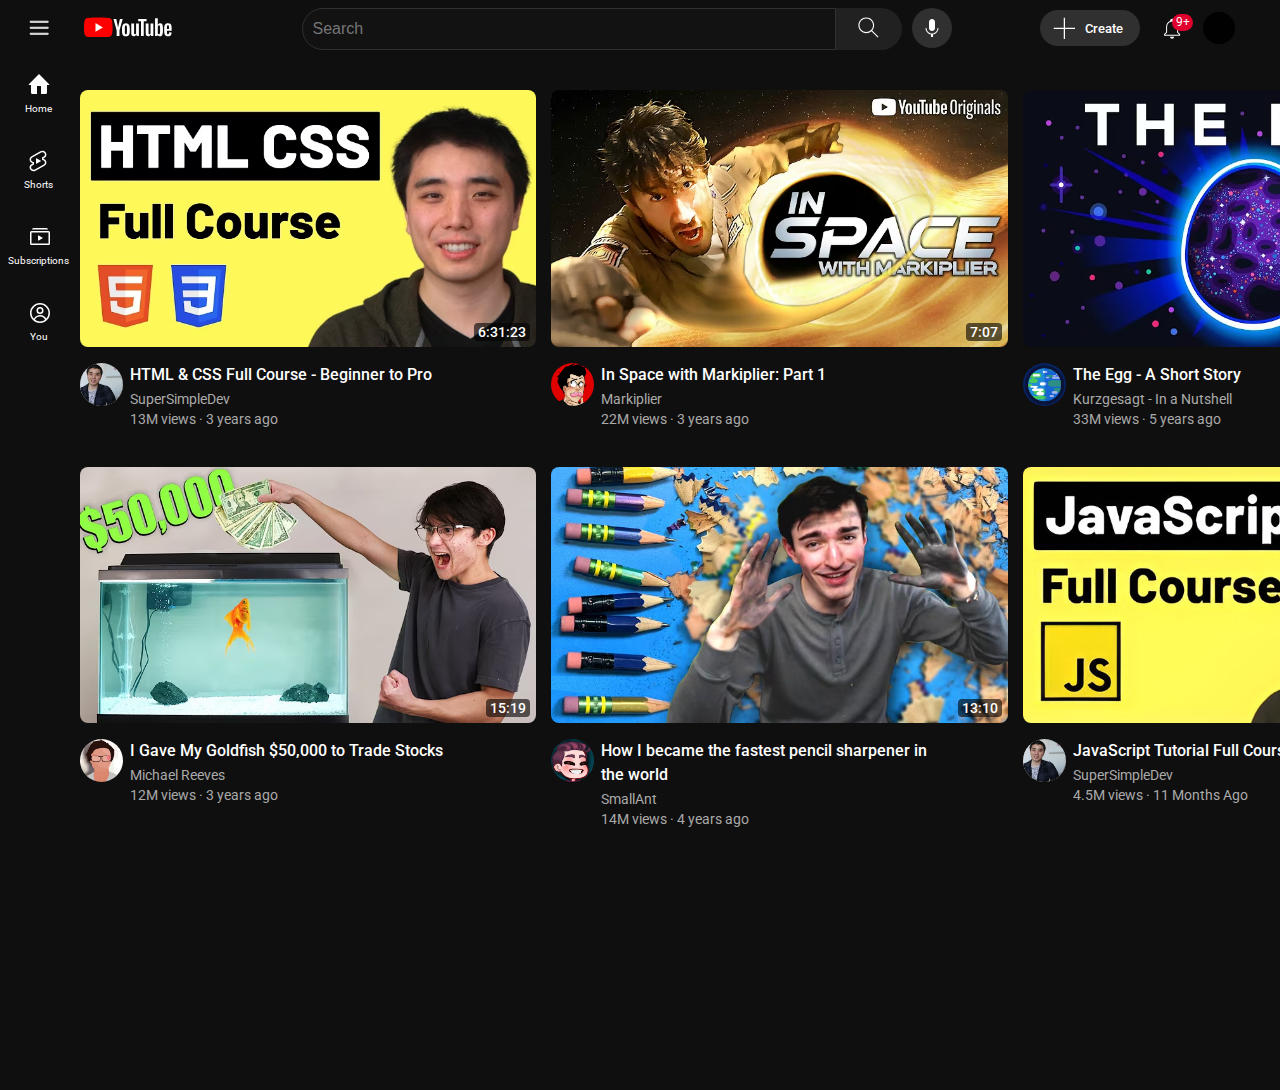
<file: index.html>
<!DOCTYPE html>
<html>
    <head>
        <title>Youtube</title>
        <link rel="preconnect" href="https://fonts.googleapis.com">
        <link rel="preconnect" href="https://fonts.gstatic.com" crossorigin>
        <link href="https://fonts.googleapis.com/css2?family=Montserrat:ital,wght@0,100..900;1,100..900&family=Roboto:ital,wght@0,100..900;1,100..900&display=swap" rel="stylesheet">
        <link rel="stylesheet" href="youtube-styles/video.css">
        <link rel="stylesheet" href="youtube-styles/general.css">
        <link rel="stylesheet" href="youtube-styles/header.css">
        <link rel="stylesheet" href="youtube-styles/sidebar.css">
        
    </head>         
    <body>
        
        <header class="header">
            <div class="left">
                <button class="hamburger-button">
                    <img class="hamburger" src="icons/hamburger-menu.svg">
                </button>    
                <a href="https://www.youtube.com/" class="youtube-logo"><img src="icons/youtube-logo.svg"></a>            
                
            </div>
            <div class="middle">
                <form action="https://www.youtube.com/results" method="GET" class="search-bar-container">
                    <input class=" search-bar" name="search_query" type="text" placeholder="Search">
                    <button class="search-button">
                    <img class="search-icon" src="icons/search.svg">               
                 </button>
                </form>
                
                 <button class="voice-button">
                    <img class="voice-icon" src="icons/voice-search-icon.svg">
                    <div class="tool-tip">Search with your voice</div>
                </button>
            </div>
            <div class="right">
                <button class="create-button"> <svg class="plus-sym" xmlns="http ://www.w3.org/2000/svg" enable-background="new 0 0 28 28" height="24" viewBox="0 0 28 28" width="24" focusable="false" aria-hidden="true"><path d="M20 12h-8v8h-1v-8H3v-1h8V3h1v8h8v1z"></path></svg> Create</button>
                <div class="notification-icon-container">
                    <img class="notification-icon" src="icons/notifications.svg">
                    <div class="notfications-count">9+</div>
                    <div class="tool-tip">Notifications</div>
                </div>
                <img class="cur-usr" src="profile-pic/channels4_profile.jpg">
            </div>
            

        </header>

        <nav class="sidebar">
            <div class="sidebar-link">
                <a href="https://www.youtube.com/">
                    <div>
                        <svg xmlns="http://www.w3.org/2000/svg" fill="currentColor"  viewBox="0 0 24 24"  focusable="false" aria-hidden="true" ><path clip-rule="evenodd" d="M22.146 11.146a.5.5 0 01-.353.854H20v7.5a1.5 1.5 0 01-1.5 1.5H14v-8h-4v8H5.5A1.5 1.5 0 014 19.5V12H2.207a.5.5 0 01-.353-.854L12 1l10.146 10.146Z" fill-rule="evenodd"></path></svg>
                        <div class="sidebar-txt">Home</div>
                    </div>
                </a>
            </div>
            <div class="sidebar-link">
                <a href="https://www.youtube.com/shorts/">
                    <div>
                        <svg xmlns="http://www.w3.org/2000/svg" fill="currentColor" height="24" viewBox="0 0 24 24" width="24" focusable="false" aria-hidden="true"><path clip-rule="evenodd" d="m7.61 15.719.392-.22v-2.24l-.534-.228-.942-.404c-.869-.372-1.4-1.15-1.446-1.974-.047-.823.39-1.642 1.203-2.097h.001L15.13 3.59c1.231-.689 2.785-.27 3.466.833.652 1.058.313 2.452-.879 3.118l-1.327.743-.388.217v2.243l.53.227.942.404c.869.372 1.4 1.15 1.446 1.974.047.823-.39 1.642-1.203 2.097l-.002.001-8.845 4.964-.001.001c-1.231.688-2.784.269-3.465-.834-.652-1.058-.313-2.451.879-3.118l1.327-.742Zm1.993 6.002c-1.905 1.066-4.356.46-5.475-1.355-1.057-1.713-.548-3.89 1.117-5.025a4.14 4.14 0 01.305-.189l1.327-.742-.942-.404a4.055 4.055 0 01-.709-.391c-.963-.666-1.578-1.718-1.644-2.877-.08-1.422.679-2.77 1.968-3.49l8.847-4.966c1.905-1.066 4.356-.46 5.475 1.355 1.057 1.713.548 3.89-1.117 5.025a4.074 4.074 0 01-.305.19l-1.327.742.942.403c.253.109.49.24.709.392.963.666 1.578 1.717 1.644 2.876.08 1.423-.679 2.77-1.968 3.491l-8.847 4.965ZM10 14.567a.25.25 0 00.374.217l4.45-2.567a.25.25 0 000-.433l-4.45-2.567a.25.25 0 00-.374.216v5.134Z" fill-rule="evenodd"></path></svg>
                    <div class="sidebar-txt">Shorts</div>
                    </div>
                </a>
                
            </div>
            <div class="sidebar-link">
                <div>
                    <a href="https://www.youtube.com/feed/subscriptions">
                        <svg xmlns="http://www.w3.org/2000/svg" fill="currentColor" height="24" viewBox="0 0 24 24" width="24" focusable="false" aria-hidden="true"><path clip-rule="evenodd" d="M4 4.5A1.5 1.5 0 015.5 3h13A1.5 1.5 0 0120 4.5H4Zm16.5 3h-17v11h17v-11ZM3.5 6A1.5 1.5 0 002 7.5v11A1.5 1.5 0 003.5 20h17a1.5 1.5 0 001.5-1.5v-11A1.5 1.5 0 0020.5 6h-17Zm7.257 4.454a.5.5 0 00-.757.43v4.233a.5.5 0 00.757.429L15 13l-4.243-2.546Z" fill-rule="evenodd"></path></svg>
                        <div class="sidebar-txt">Subscriptions</div>
                    </a>
                </div>
                
            </div>
            <div class="sidebar-link">
                <div>
                    <a href="https://www.youtube.com/feed/you">
                        <svg xmlns="http://www.w3.org/2000/svg" fill="currentColor"  viewBox="0 0 24 24"  focusable="false" aria-hidden="true"><path clip-rule="evenodd" d="M12 20.5c1.894 0 3.643-.62 5.055-1.666a5.5 5.5 0 00-10.064-.105.755.755 0 01-.054.099A8.462 8.462 0 0012 20.5Zm4.079-5.189a7 7 0 012.142 2.48 8.5 8.5 0 10-12.443 0 7 7 0 0110.3-2.48ZM12 22c5.523 0 10-4.477 10-10S17.523 2 12 2 2 6.477 2 12s4.477 10 10 10Zm2-12.5a2 2 0 11-4 0 2 2 0 014 0Zm1.5 0a3.5 3.5 0 11-7 0 3.5 3.5 0 017 0Z" fill-rule="evenodd"></path></svg>
                        <div class="sidebar-txt">You</div>
                    </a>
                </div>
                
            </div>
            
        </nav>
        <main>
            <section class="video-grid">
                <div class=videos>
                      <div class="thumbnail-row">
                          <a href="https://www.youtube.com/watch?v=G3e-cpL7ofc&t=20236s">
                              <img class="thumbnail" src="Thumbnails/hq720.avif">
                          </a>
                          
                          <div class="video-time">
                              6:31:23
                          </div>
                      </div>
          
                      <div class="video-info-grid">
                          <div class="ch-pic">
                                <a href="https://www.youtube.com/@SuperSimpleDev">
                                    <img class="pfp" src="profile-pic/supersimpledev.jpg">
                                </a>   
                          </div>
                          <div class="video-info">
                              <p class="video-title">
                                  <a class="video-link" href="https://www.youtube.com/watch?v=G3e-cpL7ofc&t=20236s">
                                      HTML & CSS Full Course - Beginner to Pro
                                  </a>
                              </p>
                              <p class="video-author">
                                  SuperSimpleDev
                              </p>
                              <p class="video-stats">
                                  13M views &#183; 3 years ago
                              </p>
                          </div>
                          
                          
                      </div>
                      
                  </div>
                  <div class=videos>
                      <div class="thumbnail-row">
                          <a href="https://www.youtube.com/watch?v=j64oZLF443g&t">
                              <img class="thumbnail" src="Thumbnails/in_space.avif">
                          </a>
                          
                          <div class="video-time">
                              7:07
                          </div>
                      </div>
                     
                      <div class="video-info-grid">
                          <div class="ch-pic">
                                <a href="https://www.youtube.com/@markiplier">
                                    <img class="pfp" src="profile-pic/markiplier.jpg">
                                </a>
                          </div>
                          <div class="video-info">
                              <p class="video-title">
                                  <a class="video-link" href="https://www.youtube.com/watch?v=j64oZLF443g&t">
                                      In Space with Markiplier: Part 1
                                  </a>
                  
                              </p>
                              <p class="video-author">
                                  Markiplier
                              </p>
                              <p class="video-stats">
                                  22M views &#183; 3 years ago
                              </p>
                          </div>
                          
                          
                      </div>
                      
                     </div>
                     <div class=videos>
                      <div class="thumbnail-row">
                          <a href="https://www.youtube.com/watch?v=h6fcK_fRYaI">
                              <img class="thumbnail" src="Thumbnails/the_egg.avif">
                          </a>
                          
                          <div class="video-time">
                              8:06
                          </div>
                      </div>
          
                      <div class="video-info-grid">
                          <div class="ch-pic">
                                <a href="https://www.youtube.com/@kurzgesagt">
                                    <img class="pfp" src="profile-pic/kurzgesagt.jpg">
                                </a>                              
                          </div>
                          <div class="video-info">
                              <p class="video-title">
                                  <a class="video-link" href="https://www.youtube.com/watch?v=h6fcK_fRYaI">The Egg - A Short Story</a>
                                  
                              </p>
                              <p class="video-author">
                                  Kurzgesagt - In a Nutshell
                              </p>
                              <p class="video-stats">
                                  33M views &#183; 5 years ago
                              </p>
                          </div>
                          
                          
                      </div>
                      
                  </div>
                  <div class=videos>
                      <div class="thumbnail-row">
                        <a href="https://www.youtube.com/watch?v=USKD3vPD6ZA">
                          <img class="thumbnail" src="Thumbnails/goldfish.avif">
                        </a>
                          <div class="video-time">
                              15:19
                          </div>
                      </div>                      
                      <div class="video-info-grid">
                          <div class="ch-pic">
                                <a href="https://www.youtube.com/@MichaelReeves">  
                                  <img class="pfp" src="profile-pic/Michael-Reeves.jpg">
                              </a>                              
                          </div>
                          <div class="video-info">
                              <p class="video-title">
                                  <a class="video-link" href="https://www.youtube.com/watch?v=USKD3vPD6ZA">
                                      I Gave My Goldfish $50,000 to Trade Stocks
                                  </a>
                                  
                              </p>
                              <p class="video-author">
                                  Michael Reeves
                              </p>
                              <p class="video-stats">
                                  12M views &#183; 3 years ago
                              </p>
                          </div>
                          
                          
                      </div>
                      
                     </div>
                     <div class=videos>
                      <div class="thumbnail-row">
                          <a href="https://www.youtube.com/watch?v=USKD3vPD6ZA">
                              <img class="thumbnail" src="Thumbnails/pencil.avif">
                          </a>
                          
                          <div class="video-time">
                              13:10
                          </div>
                      </div>
          
                      <div class="video-info-grid">
                          <div class="ch-pic">
                                <a href="https://www.youtube.com/@Smallant">
                                    <img class="pfp" src="profile-pic/smallant.jpg">
                                </a>
                          </div>
                          <div class="video-info">
                              <p class="video-title">
                                  <a class="video-link" href="https://www.youtube.com/watch?v=USKD3vPD6ZA">How I became the fastest pencil sharpener in the world</a>
                                  
                              </p>
                              <p class="video-author">
                                  SmallAnt
                              </p>
                              <p class="video-stats">
                                  14M views &#183; 4 years ago
                              </p>
                          </div>
                          
                          
                      </div>
                      
                  </div>
                  <div class=videos>
                      <div class="thumbnail-row">
                          <a href="https://www.youtube.com/watch?v=EerdGm-ehJQ&list">
                              <img class="thumbnail" src="Thumbnails/JS_Tutorial.jpg">
                          </a>
                          
                          <div class="video-time">
                              22:15:57
                          </div>
                      </div>
                     
                      <div class="video-info-grid">
                          <div class="ch-pic">
                                <a href="https://www.youtube.com/@SuperSimpleDev">
                                    <img class="pfp" src="profile-pic/supersimpledev.jpg">      
                                </a>
                          </div>
                          <div class="video-info">
                              <p class="video-title">
                                  <a class="video-link" href="https://www.youtube.com/watch?v=EerdGm-ehJQ&list">
                                      JavaScript Tutorial Full Course - Beginner to Pro
                                  </a>
                                  
                              </p>
                              <p class="video-author">
                                  SuperSimpleDev
                              </p>
                              <p class="video-stats">
                                  4.5M views &#183; 11 Months Ago
                              </p>
                          </div>
                          
                          
                      </div>
                      
                     </div>    
              <section>
        </main>
        
        
        
       
            
        
    </body>
</html>
</file>
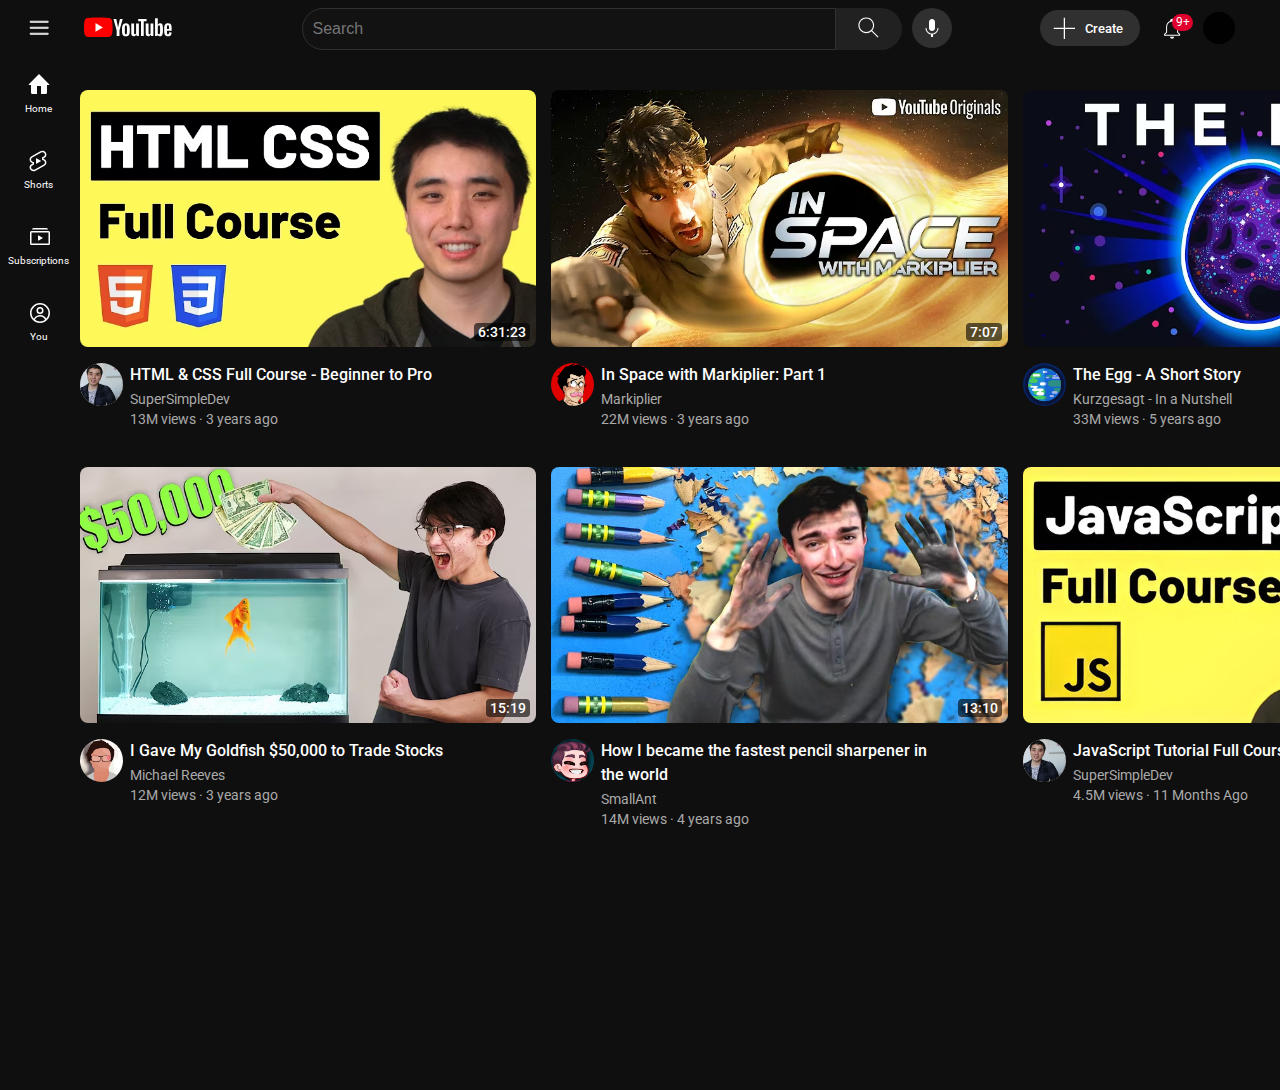
<file: youtube.html>
<!DOCTYPE html>
<html>
    <head>
        <title>Youtube</title>
        <link rel="preconnect" href="https://fonts.googleapis.com">
        <link rel="preconnect" href="https://fonts.gstatic.com" crossorigin>
        <link href="https://fonts.googleapis.com/css2?family=Montserrat:ital,wght@0,100..900;1,100..900&family=Roboto:ital,wght@0,100..900;1,100..900&display=swap" rel="stylesheet">
        <link rel="stylesheet" href="youtube-styles/video.css">
        <link rel="stylesheet" href="youtube-styles/general.css">
        <link rel="stylesheet" href="youtube-styles/header.css">
        <link rel="stylesheet" href="youtube-styles/sidebar.css">
        
    </head>         
    <body>
        
        <header class="header">
            <div class="left">
                <button class="hamburger-button">
                    <img class="hamburger" src="icons/hamburger-menu.svg">
                </button>    
                <a href="https://www.youtube.com/" class="youtube-logo"><img src="icons/youtube-logo.svg"></a>            
                
            </div>
            <div class="middle">
                <form action="https://www.youtube.com/results" method="GET" class="search-bar-container">
                    <input class=" search-bar" name="search_query" type="text" placeholder="Search">
                    <button class="search-button">
                    <img class="search-icon" src="icons/search.svg">               
                 </button>
                </form>
                
                 <button class="voice-button">
                    <img class="voice-icon" src="icons/voice-search-icon.svg">
                    <div class="tool-tip">Search with your voice</div>
                </button>
            </div>
            <div class="right">
                <button class="create-button"> <svg class="plus-sym" xmlns="http ://www.w3.org/2000/svg" enable-background="new 0 0 28 28" height="24" viewBox="0 0 28 28" width="24" focusable="false" aria-hidden="true"><path d="M20 12h-8v8h-1v-8H3v-1h8V3h1v8h8v1z"></path></svg> Create</button>
                <div class="notification-icon-container">
                    <img class="notification-icon" src="icons/notifications.svg">
                    <div class="notfications-count">9+</div>
                    <div class="tool-tip">Notifications</div>
                </div>
                <img class="cur-usr" src="profile-pic/channels4_profile.jpg">
            </div>
            

        </header>

        <nav class="sidebar">
            <div class="sidebar-link">
                <a href="https://www.youtube.com/">
                    <div>
                        <svg xmlns="http://www.w3.org/2000/svg" fill="currentColor"  viewBox="0 0 24 24"  focusable="false" aria-hidden="true" ><path clip-rule="evenodd" d="M22.146 11.146a.5.5 0 01-.353.854H20v7.5a1.5 1.5 0 01-1.5 1.5H14v-8h-4v8H5.5A1.5 1.5 0 014 19.5V12H2.207a.5.5 0 01-.353-.854L12 1l10.146 10.146Z" fill-rule="evenodd"></path></svg>
                        <div class="sidebar-txt">Home</div>
                    </div>
                </a>
            </div>
            <div class="sidebar-link">
                <a href="https://www.youtube.com/shorts/">
                    <div>
                        <svg xmlns="http://www.w3.org/2000/svg" fill="currentColor" height="24" viewBox="0 0 24 24" width="24" focusable="false" aria-hidden="true"><path clip-rule="evenodd" d="m7.61 15.719.392-.22v-2.24l-.534-.228-.942-.404c-.869-.372-1.4-1.15-1.446-1.974-.047-.823.39-1.642 1.203-2.097h.001L15.13 3.59c1.231-.689 2.785-.27 3.466.833.652 1.058.313 2.452-.879 3.118l-1.327.743-.388.217v2.243l.53.227.942.404c.869.372 1.4 1.15 1.446 1.974.047.823-.39 1.642-1.203 2.097l-.002.001-8.845 4.964-.001.001c-1.231.688-2.784.269-3.465-.834-.652-1.058-.313-2.451.879-3.118l1.327-.742Zm1.993 6.002c-1.905 1.066-4.356.46-5.475-1.355-1.057-1.713-.548-3.89 1.117-5.025a4.14 4.14 0 01.305-.189l1.327-.742-.942-.404a4.055 4.055 0 01-.709-.391c-.963-.666-1.578-1.718-1.644-2.877-.08-1.422.679-2.77 1.968-3.49l8.847-4.966c1.905-1.066 4.356-.46 5.475 1.355 1.057 1.713.548 3.89-1.117 5.025a4.074 4.074 0 01-.305.19l-1.327.742.942.403c.253.109.49.24.709.392.963.666 1.578 1.717 1.644 2.876.08 1.423-.679 2.77-1.968 3.491l-8.847 4.965ZM10 14.567a.25.25 0 00.374.217l4.45-2.567a.25.25 0 000-.433l-4.45-2.567a.25.25 0 00-.374.216v5.134Z" fill-rule="evenodd"></path></svg>
                    <div class="sidebar-txt">Shorts</div>
                    </div>
                </a>
                
            </div>
            <div class="sidebar-link">
                <div>
                    <a href="https://www.youtube.com/feed/subscriptions">
                        <svg xmlns="http://www.w3.org/2000/svg" fill="currentColor" height="24" viewBox="0 0 24 24" width="24" focusable="false" aria-hidden="true"><path clip-rule="evenodd" d="M4 4.5A1.5 1.5 0 015.5 3h13A1.5 1.5 0 0120 4.5H4Zm16.5 3h-17v11h17v-11ZM3.5 6A1.5 1.5 0 002 7.5v11A1.5 1.5 0 003.5 20h17a1.5 1.5 0 001.5-1.5v-11A1.5 1.5 0 0020.5 6h-17Zm7.257 4.454a.5.5 0 00-.757.43v4.233a.5.5 0 00.757.429L15 13l-4.243-2.546Z" fill-rule="evenodd"></path></svg>
                        <div class="sidebar-txt">Subscriptions</div>
                    </a>
                </div>
                
            </div>
            <div class="sidebar-link">
                <div>
                    <a href="https://www.youtube.com/feed/you">
                        <svg xmlns="http://www.w3.org/2000/svg" fill="currentColor"  viewBox="0 0 24 24"  focusable="false" aria-hidden="true"><path clip-rule="evenodd" d="M12 20.5c1.894 0 3.643-.62 5.055-1.666a5.5 5.5 0 00-10.064-.105.755.755 0 01-.054.099A8.462 8.462 0 0012 20.5Zm4.079-5.189a7 7 0 012.142 2.48 8.5 8.5 0 10-12.443 0 7 7 0 0110.3-2.48ZM12 22c5.523 0 10-4.477 10-10S17.523 2 12 2 2 6.477 2 12s4.477 10 10 10Zm2-12.5a2 2 0 11-4 0 2 2 0 014 0Zm1.5 0a3.5 3.5 0 11-7 0 3.5 3.5 0 017 0Z" fill-rule="evenodd"></path></svg>
                        <div class="sidebar-txt">You</div>
                    </a>
                </div>
                
            </div>
            
        </nav>
        <main>
            <section class="video-grid">
                <div class=videos>
                      <div class="thumbnail-row">
                          <a href="https://www.youtube.com/watch?v=G3e-cpL7ofc&t=20236s">
                              <img class="thumbnail" src="Thumbnails/hq720.avif">
                          </a>
                          
                          <div class="video-time">
                              6:31:23
                          </div>
                      </div>
          
                      <div class="video-info-grid">
                          <div class="ch-pic">
                                <a href="https://www.youtube.com/@SuperSimpleDev">
                                    <img class="pfp" src="profile-pic/supersimpledev.jpg">
                                </a>   
                          </div>
                          <div class="video-info">
                              <p class="video-title">
                                  <a class="video-link" href="https://www.youtube.com/watch?v=G3e-cpL7ofc&t=20236s">
                                      HTML & CSS Full Course - Beginner to Pro
                                  </a>
                              </p>
                              <p class="video-author">
                                  SuperSimpleDev
                              </p>
                              <p class="video-stats">
                                  13M views &#183; 3 years ago
                              </p>
                          </div>
                          
                          
                      </div>
                      
                  </div>
                  <div class=videos>
                      <div class="thumbnail-row">
                          <a href="https://www.youtube.com/watch?v=j64oZLF443g&t">
                              <img class="thumbnail" src="Thumbnails/in_space.avif">
                          </a>
                          
                          <div class="video-time">
                              7:07
                          </div>
                      </div>
                     
                      <div class="video-info-grid">
                          <div class="ch-pic">
                                <a href="https://www.youtube.com/@markiplier">
                                    <img class="pfp" src="profile-pic/markiplier.jpg">
                                </a>
                          </div>
                          <div class="video-info">
                              <p class="video-title">
                                  <a class="video-link" href="https://www.youtube.com/watch?v=j64oZLF443g&t">
                                      In Space with Markiplier: Part 1
                                  </a>
                  
                              </p>
                              <p class="video-author">
                                  Markiplier
                              </p>
                              <p class="video-stats">
                                  22M views &#183; 3 years ago
                              </p>
                          </div>
                          
                          
                      </div>
                      
                     </div>
                     <div class=videos>
                      <div class="thumbnail-row">
                          <a href="https://www.youtube.com/watch?v=h6fcK_fRYaI">
                              <img class="thumbnail" src="Thumbnails/the_egg.avif">
                          </a>
                          
                          <div class="video-time">
                              8:06
                          </div>
                      </div>
          
                      <div class="video-info-grid">
                          <div class="ch-pic">
                                <a href="https://www.youtube.com/@kurzgesagt">
                                    <img class="pfp" src="profile-pic/kurzgesagt.jpg">
                                </a>                              
                          </div>
                          <div class="video-info">
                              <p class="video-title">
                                  <a class="video-link" href="https://www.youtube.com/watch?v=h6fcK_fRYaI">The Egg - A Short Story</a>
                                  
                              </p>
                              <p class="video-author">
                                  Kurzgesagt - In a Nutshell
                              </p>
                              <p class="video-stats">
                                  33M views &#183; 5 years ago
                              </p>
                          </div>
                          
                          
                      </div>
                      
                  </div>
                  <div class=videos>
                      <div class="thumbnail-row">
                        <a href="https://www.youtube.com/watch?v=USKD3vPD6ZA">
                          <img class="thumbnail" src="Thumbnails/goldfish.avif">
                        </a>
                          <div class="video-time">
                              15:19
                          </div>
                      </div>                      
                      <div class="video-info-grid">
                          <div class="ch-pic">
                                <a href="https://www.youtube.com/@MichaelReeves">  
                                  <img class="pfp" src="profile-pic/Michael-Reeves.jpg">
                              </a>                              
                          </div>
                          <div class="video-info">
                              <p class="video-title">
                                  <a class="video-link" href="https://www.youtube.com/watch?v=USKD3vPD6ZA">
                                      I Gave My Goldfish $50,000 to Trade Stocks
                                  </a>
                                  
                              </p>
                              <p class="video-author">
                                  Michael Reeves
                              </p>
                              <p class="video-stats">
                                  12M views &#183; 3 years ago
                              </p>
                          </div>
                          
                          
                      </div>
                      
                     </div>
                     <div class=videos>
                      <div class="thumbnail-row">
                          <a href="https://www.youtube.com/watch?v=USKD3vPD6ZA">
                              <img class="thumbnail" src="Thumbnails/pencil.avif">
                          </a>
                          
                          <div class="video-time">
                              13:10
                          </div>
                      </div>
          
                      <div class="video-info-grid">
                          <div class="ch-pic">
                                <a href="https://www.youtube.com/@Smallant">
                                    <img class="pfp" src="profile-pic/smallant.jpg">
                                </a>
                          </div>
                          <div class="video-info">
                              <p class="video-title">
                                  <a class="video-link" href="https://www.youtube.com/watch?v=USKD3vPD6ZA">How I became the fastest pencil sharpener in the world</a>
                                  
                              </p>
                              <p class="video-author">
                                  SmallAnt
                              </p>
                              <p class="video-stats">
                                  14M views &#183; 4 years ago
                              </p>
                          </div>
                          
                          
                      </div>
                      
                  </div>
                  <div class=videos>
                      <div class="thumbnail-row">
                          <a href="https://www.youtube.com/watch?v=EerdGm-ehJQ&list">
                              <img class="thumbnail" src="Thumbnails/JS_Tutorial.jpg">
                          </a>
                          
                          <div class="video-time">
                              22:15:57
                          </div>
                      </div>
                     
                      <div class="video-info-grid">
                          <div class="ch-pic">
                                <a href="https://www.youtube.com/@SuperSimpleDev">
                                    <img class="pfp" src="profile-pic/supersimpledev.jpg">      
                                </a>
                          </div>
                          <div class="video-info">
                              <p class="video-title">
                                  <a class="video-link" href="https://www.youtube.com/watch?v=EerdGm-ehJQ&list">
                                      JavaScript Tutorial Full Course - Beginner to Pro
                                  </a>
                                  
                              </p>
                              <p class="video-author">
                                  SuperSimpleDev
                              </p>
                              <p class="video-stats">
                                  4.5M views &#183; 11 Months Ago
                              </p>
                          </div>
                          
                          
                      </div>
                      
                     </div>    
              <section>
        </main>
        
        
        
       
            
        
    </body>
</html>
</file>
<file: youtube-styles/video.css>
.thumbnail{
    width: 456.25px;
    border-radius: 8px;
    height: 256.638px;
}


  
  
 .ch-pic{
    
    width: 50px;
    vertical-align: top;
    
}
.video-info-grid{
    display: grid;
    grid-template-columns: 50px 1fr;
}
  .video-info{
    
    width: 200px;  
    
}
.pfp{
    width: 86%;
    border-radius: 50%;
}
.video-title{
    margin-top: 0;
    font-weight: 500;
    margin-bottom: 4px;
    color: white;
    width:  350px;
}
@media(min-width: 1000px){
    .video-title{
        font-size: 16px;
        line-height: 24px;
    }
    .video-author{
        font-size: 14px;
    }
    .video-stats{
        font-size: 14px;
    }
}
.video-link{
    color: white;
    text-decoration: none;
}
.thumbnail-row{
    margin-bottom: 12px;
    position: relative;
}
.video-author, 
.video-stats {
    
    color: rgb(170, 170, 170);
}
.video-author{
    margin-bottom: 4px;
}
.video-grid{
    display: grid;
    max-width: 1200px;
    grid-template-columns: 1fr 1fr 1fr ;
    column-gap: 15px;
    row-gap: 40px;
    
}
@media (max-width: 570px){
    .video-grid{
        grid-template-columns: 1fr;
        }
    }
@media (min-width: 571px) and (max-width: 999px){
.video-grid{
    grid-template-columns: 1fr 1fr;
    }
}
@media (min-width: 1000px){
    .video-grid{
    grid-template-columns: 1fr 1fr 1fr;
    }
}


.video-time{
    background-color: rgba(0, 0, 0, 0.6);
    border-radius: 4px;
    color: white;
    position: absolute;
    bottom: 10px;
    right: 6px;
    font-weight: 500;
    padding: 1px 4px;
    font-size: 14px;
    display: flex;
    align-items: center;
}
</file>
<file: youtube-styles/general.css>
p {
  
    margin-top: 0;
    margin-bottom: 0;
  }
  body{
    margin: 0;
    padding-top: 90px;
    height: 1000px;
    padding-left: 80px;
    background-color: rgb(15, 15, 15);
    font-family: Roboto, Arial, sans-serif;     
    
  }
</file>
<file: youtube-styles/header.css>
.header{
  height: 56px;
  z-index: 100;
  display: flex;
  flex-direction: row;
  justify-content: space-between;
  position: fixed;
  top: 0px;
  left: 0px;
  right: 0px;
  background-color: rgb(15, 15, 15);
  border-bottom-width: 0px;
  border-color: black;
}
.hamburger{
  height: 24px;
  
}
.hamburger-button{
  height: 40px;
  width: 40px;
  margin-left: 19px;
  margin-right: 24px;
  background-color: rgb(15, 15, 15);
  border-radius: 20px;
  border: none;
  display: flex;
  justify-content: center;
  align-items: center;
  cursor: pointer;
  
}
.hamburger-button:hover{
  background-color: rgba(241, 241, 241,0.2);
    border-radius: 4px;
}


.youtube-logo{
  height: 22px;
}
.left{ 
  align-items: center;
  display: flex;
}
.middle{
  
  flex: 1;
  margin-left: 75px;
  margin-right: 35px;
  max-width: 650px;
  display: flex;
  align-items: center;
}
.search-bar-container{
  flex: 1;
  display: flex;
  height: 40px;
}
.search-bar{
  flex: 1;
  height: 38px;
  border-bottom-left-radius: 40px;
  border-top-left-radius: 40px;
  padding-left: 10px;
  font-size: 16px;
  border: 0.8px solid rgb(48, 48, 48);
  background-color: rgb(18, 18, 18);
  color: white;
  width: 0;
  
}
.search-bar::placeholder{
  
  font-size: 16px;
  
}
.search-button{
  height: 41.5px;
  width: 66px;
  background-color: rgba(255, 255, 255, 0.08)  ;
  border-top-right-radius: 40px;
  border-bottom-right-radius: 40px;
  border: none;
  margin-right: 10px;
}
.search-icon{
  height: 27px;
}

.voice-button{
  height: 40px;
  width: 40px;
  background-color: rgb(48, 48, 48);
  border-radius: 20px;
  border: none;
  position: relative;
  display: flex;
  justify-content: center;
  align-items: center;
}
.voice-icon{
  height: 24px;
}
.voice-button .tool-tip,
.notification-icon-container .tool-tip{
  position: absolute;
  background-color: rgba(248, 248, 248, 0.2);
  color: white;
  padding-top: 12px;
  padding-bottom: 12px;
  padding-left: 8px;
  padding-right: 8px;
  border-radius: 4px;
  font-size: 12px;
  bottom: -44px;
  display: flex;
  opacity: 0;
  transition: opacity 0.15s;
  pointer-events: none;
  white-space: nowrap;
  
}
  
.voice-button:hover .tool-tip,
.notification-icon-container:hover .tool-tip{
  opacity: 1;
}

.right{
  width: 210px;
  display: flex;
  align-items: center;
  justify-content: space-between;
  margin-right: 30px; 
  flex-shrink: 0;
}
.cur-usr{
  height: 32px;
  width: 32px;
  border-radius: 16px;
  margin-right: 15px;
}
.create-button{
  width: 100px;
  height: 36px;
  border-radius: 28px;
  font-family: Roboto, Arial, sans-serif;
  font-weight: 500;
  color: white;
  background-color: rgb(48, 48, 48);
  border: none;
  display: flex;
  align-items: center;
}
.plus-sym{
  margin-left: 4px;
  margin-top: 6px;
  width: 35px;
  height: 35px;
  display: flex;
  fill: white;
  align-items: center;
}
.notification-icon-container{
  position: relative;
  display: flex;
  justify-content: center;
  align-items: center;
}
.notfications-count{
  position: absolute;
  top: -2px;
  right: 0;
  left: 12px;
  height: 16px;
  width: 13.5568px;
  font-size: 12px;
  font-weight: 400;
  border-radius: 22px;
  padding: 0 4px;
  padding-top: 1px;
  background-color: rgb(225, 0, 45);
  font-family: Roboto, Arial, sans-serif;
  border-top-right-radius: 22px;
  border-top-left-radius: 22px;
  border-bottom-left-radius: 22px;
  border-bottom-right-radius: 22px;
  color: white;
  align-items: center;
  border-top-width:1.6px ;
}
</file>
<file: youtube-styles/sidebar.css>
.sidebar{
    position: fixed;
    left: 0;
    bottom: 0;
    top: 56px;
    background-color: rgb(15, 15, 15);
    border-color: black;
    color: white;
    width: 75px;
    z-index: 200;

}

.sidebar-link{

    background-color: rgb(15, 15, 15);
    height: 70px;
    display: flex;
    align-items: center;
    flex-direction: column;
    justify-content: center;
    border-radius: 14px;
    width: 65px;
    margin-left: 6px;
    margin-top: 6px;
    cursor: pointer;
    
}


.sidebar-link:hover{
    background-color: rgba(241, 241, 241,0.2);
    border-radius: 8px;
    
}
.sidebar-link svg{
  height: 24px;  
  font-size: 14px;
  color: white;
  display: flex; 
  margin-left: 2px;
  
}

.sidebar-txt{
    color: white;
    font-size: 10px;
    font-weight: 400;
    line-height: 24px;
        
    
}
.sidebar a{
    text-decoration: none;
    display: flex;
    flex-direction: column;
    align-items: center;
    justify-content: center;
    cursor: pointer;
}
</file>
